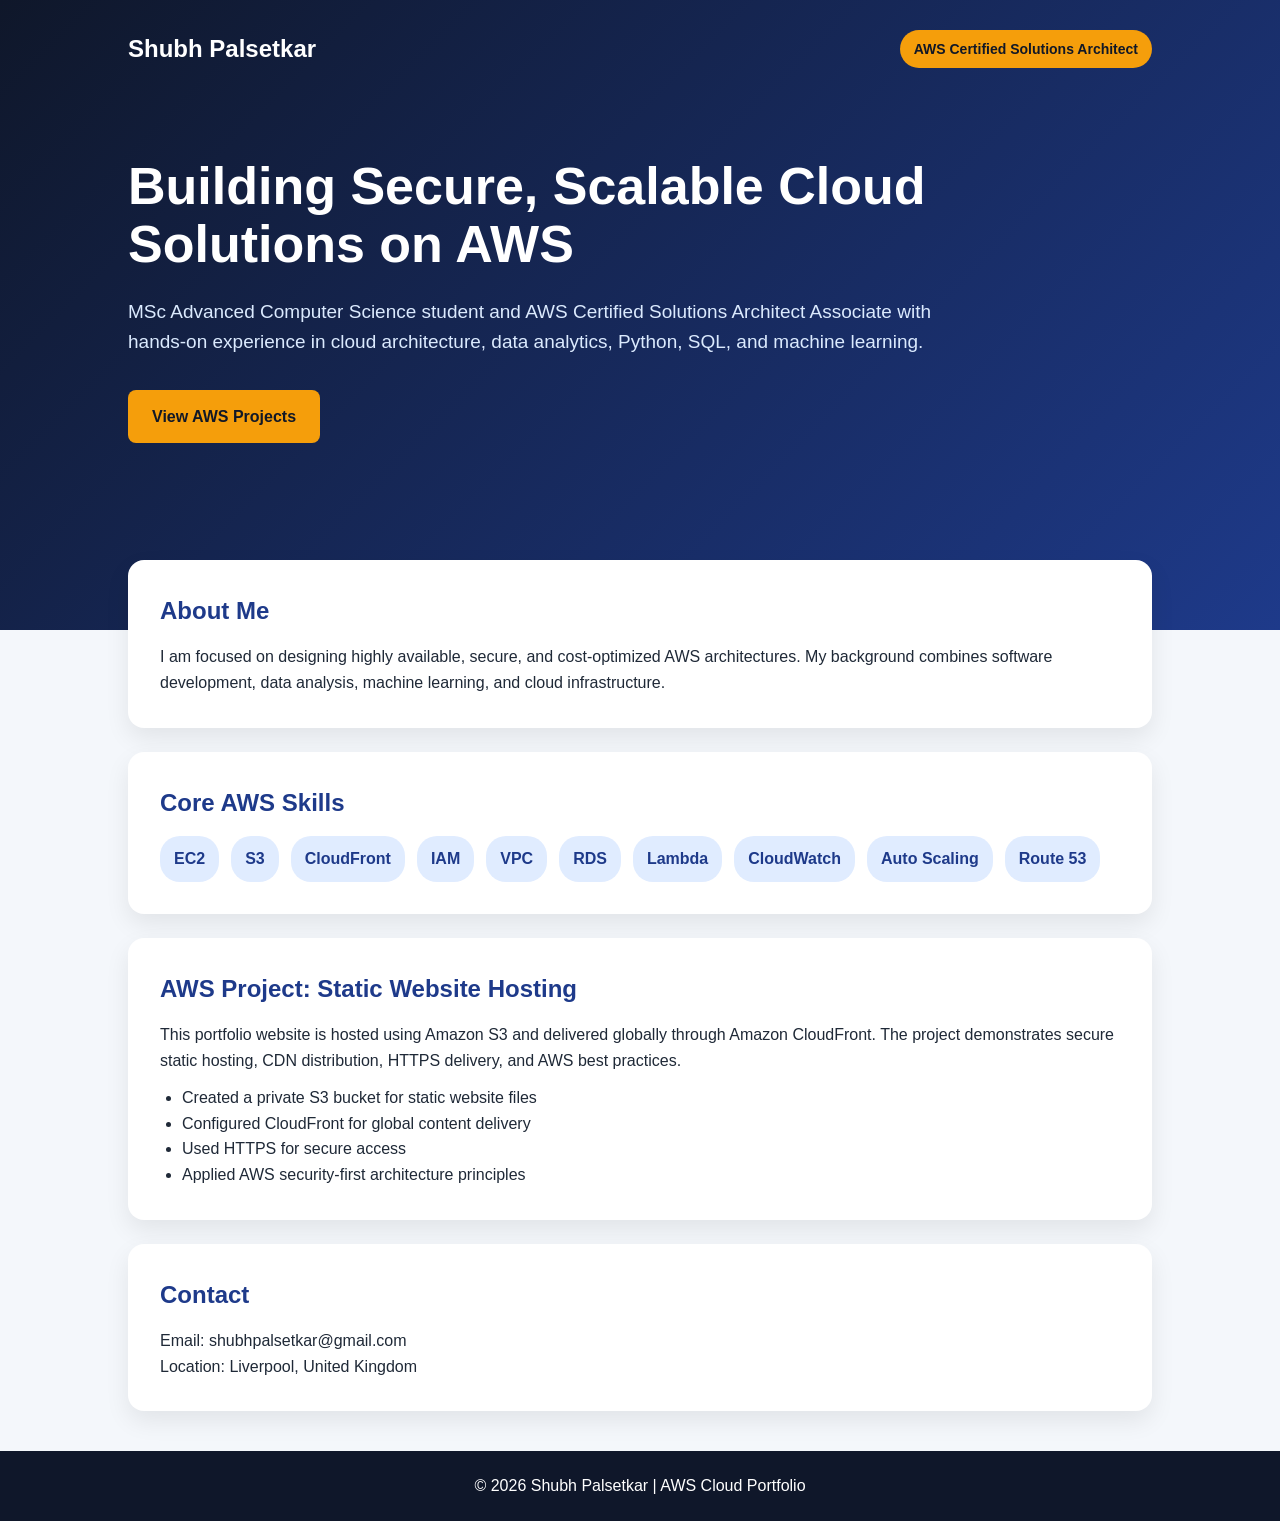
<file: index.html>
<!DOCTYPE html>
<html lang="en">
<head>
  <meta charset="UTF-8" />
  <meta name="viewport" content="width=device-width, initial-scale=1.0" />
  <title>Shubh Palsetkar | AWS Cloud Portfolio</title>
  <link rel="stylesheet" href="style.css" />
</head>
<body>
  <header class="hero">
    <nav>
      <h2>Shubh Palsetkar</h2>
      <span>AWS Certified Solutions Architect</span>
    </nav>

    <section class="hero-content">
      <h1>Building Secure, Scalable Cloud Solutions on AWS</h1>
      <p>
        MSc Advanced Computer Science student and AWS Certified Solutions Architect Associate
        with hands-on experience in cloud architecture, data analytics, Python, SQL, and machine learning.
      </p>
      <a href="#projects" class="btn">View AWS Projects</a>
    </section>
  </header>

  <main>
    <section class="card">
      <h2>About Me</h2>
      <p>
        I am focused on designing highly available, secure, and cost-optimized AWS architectures.
        My background combines software development, data analysis, machine learning, and cloud infrastructure.
      </p>
    </section>

    <section class="card">
      <h2>Core AWS Skills</h2>
      <div class="skills">
        <span>EC2</span>
        <span>S3</span>
        <span>CloudFront</span>
        <span>IAM</span>
        <span>VPC</span>
        <span>RDS</span>
        <span>Lambda</span>
        <span>CloudWatch</span>
        <span>Auto Scaling</span>
        <span>Route 53</span>
      </div>
    </section>

    <section id="projects" class="card">
      <h2>AWS Project: Static Website Hosting</h2>
      <p>
        This portfolio website is hosted using Amazon S3 and delivered globally through Amazon CloudFront.
        The project demonstrates secure static hosting, CDN distribution, HTTPS delivery, and AWS best practices.
      </p>

      <ul>
        <li>Created a private S3 bucket for static website files</li>
        <li>Configured CloudFront for global content delivery</li>
        <li>Used HTTPS for secure access</li>
        <li>Applied AWS security-first architecture principles</li>
      </ul>
    </section>

    <section class="card">
      <h2>Contact</h2>
      <p>Email: shubhpalsetkar@gmail.com</p>
      <p>Location: Liverpool, United Kingdom</p>
    </section>
  </main>

  <footer>
    <p>© 2026 Shubh Palsetkar | AWS Cloud Portfolio</p>
  </footer>
</body>
</html>
</file>
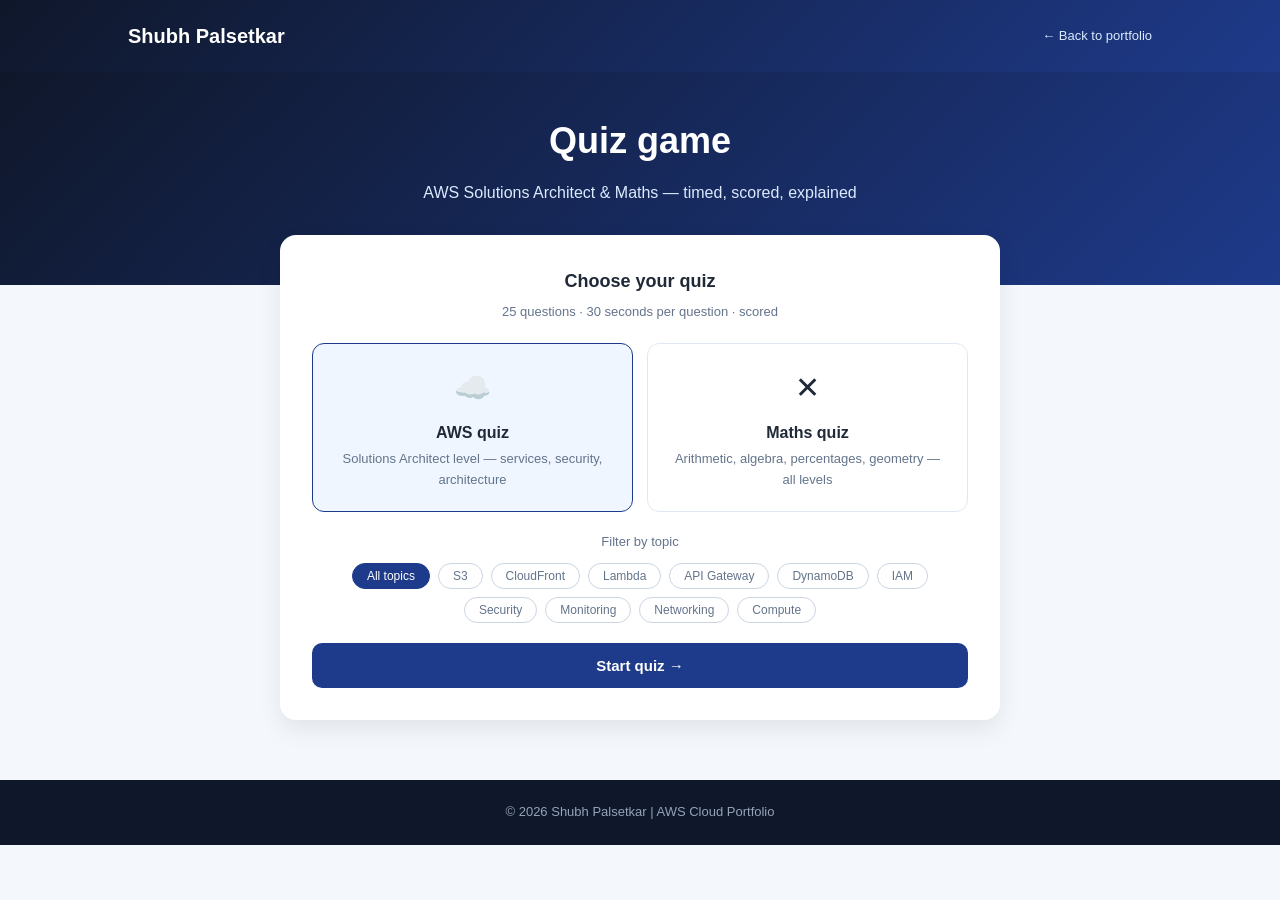
<file: quiz.html>
<!DOCTYPE html>
<html lang="en">
<head>
  <meta charset="UTF-8" />
  <meta name="viewport" content="width=device-width, initial-scale=1.0" />
  <title>Quiz Game | Shubh Palsetkar</title>
  <style>
    *, *::before, *::after { margin: 0; padding: 0; box-sizing: border-box; }

    body {
      background: #f4f7fb;
      color: #1f2937;
      font-family: Arial, Helvetica, sans-serif;
      line-height: 1.6;
      min-height: 100vh;
    }

    header {
      background: linear-gradient(135deg, #0f172a, #1e3a8a);
      color: white;
      padding: 20px 10%;
      display: flex;
      justify-content: space-between;
      align-items: center;
    }
    header h2 { font-size: 20px; }
    header a {
      font-size: 13px;
      color: #dbeafe;
      text-decoration: none;
    }
    header a:hover { color: white; }

    .hero {
      background: linear-gradient(135deg, #0f172a, #1e3a8a);
      color: white;
      padding: 40px 10% 80px;
      text-align: center;
    }
    .hero h1 { font-size: 36px; margin-bottom: 10px; }
    .hero p { font-size: 16px; color: #dbeafe; }

    main {
      width: 80%;
      max-width: 720px;
      margin: -50px auto 60px;
    }

    .card {
      background: white;
      border-radius: 16px;
      box-shadow: 0 10px 25px rgba(0,0,0,0.08);
      padding: 32px;
      margin-bottom: 20px;
    }

    /* MODE SELECT */
    .mode-grid {
      display: grid;
      grid-template-columns: 1fr 1fr;
      gap: 14px;
      margin: 20px 0;
    }
    .mode-card {
      border: 1.5px solid #e2e8f0;
      border-radius: 12px;
      padding: 20px;
      text-align: center;
      cursor: pointer;
      transition: border-color 0.15s, background 0.15s;
    }
    .mode-card:hover { background: #f8fafc; border-color: #94a3b8; }
    .mode-card.sel-aws { border-color: #1e3a8a; background: #eff6ff; }
    .mode-card.sel-math { border-color: #166534; background: #f0fdf4; }
    .mode-icon { font-size: 30px; margin-bottom: 8px; }
    .mode-title { font-size: 16px; font-weight: bold; margin-bottom: 4px; }
    .mode-sub { font-size: 13px; color: #64748b; }

    .section-title { font-size: 13px; color: #64748b; margin-bottom: 10px; text-align: center; }

    .cat-filter {
      display: flex;
      flex-wrap: wrap;
      gap: 8px;
      justify-content: center;
      margin-bottom: 20px;
    }
    .cat-btn {
      font-size: 12px;
      padding: 5px 14px;
      border-radius: 99px;
      border: 1px solid #cbd5e1;
      background: transparent;
      color: #64748b;
      cursor: pointer;
      transition: background 0.12s, color 0.12s;
    }
    .cat-btn.act-aws { background: #1e3a8a; color: white; border-color: #1e3a8a; }
    .cat-btn.act-math { background: #166534; color: white; border-color: #166534; }

    .start-btn {
      display: block;
      width: 100%;
      padding: 14px;
      border: none;
      border-radius: 10px;
      font-size: 15px;
      font-weight: bold;
      color: white;
      cursor: pointer;
      transition: opacity 0.15s;
    }
    .start-btn:hover { opacity: 0.9; }
    .start-btn.aws { background: #1e3a8a; }
    .start-btn.math { background: #166534; }

    /* QUIZ SCREEN */
    .quiz-header {
      display: flex;
      justify-content: space-between;
      align-items: center;
      margin-bottom: 14px;
      font-size: 14px;
      color: #64748b;
    }
    .timer { font-weight: bold; font-size: 14px; color: #64748b; }
    .timer.warn { color: #b45309; }
    .timer.danger { color: #b91c1c; }

    .prog-bar {
      background: #e2e8f0;
      border-radius: 99px;
      height: 6px;
      margin-bottom: 18px;
      overflow: hidden;
    }
    .prog-fill { height: 100%; border-radius: 99px; transition: width 0.3s; }

    .stats-row {
      display: grid;
      grid-template-columns: repeat(4, 1fr);
      gap: 10px;
      margin-bottom: 20px;
    }
    .stat {
      background: #f8fafc;
      border-radius: 10px;
      padding: 10px;
      text-align: center;
    }
    .stat-label { font-size: 11px; color: #64748b; margin-bottom: 3px; }
    .stat-val { font-size: 20px; font-weight: bold; color: #1f2937; }

    .q-meta { display: flex; gap: 8px; margin-bottom: 12px; }
    .badge {
      font-size: 11px;
      padding: 3px 10px;
      border-radius: 6px;
      font-weight: bold;
    }
    .badge-aws { background: #dbeafe; color: #1e3a8a; }
    .badge-math { background: #dcfce7; color: #166534; }
    .badge-easy { background: #dcfce7; color: #166534; }
    .badge-medium { background: #fef3c7; color: #92400e; }
    .badge-hard { background: #fee2e2; color: #991b1b; }

    .q-text {
      font-size: 17px;
      font-weight: bold;
      color: #0f172a;
      line-height: 1.5;
      margin-bottom: 16px;
    }

    .options { display: grid; gap: 10px; }
    .opt-btn {
      background: white;
      border: 1.5px solid #e2e8f0;
      border-radius: 10px;
      padding: 12px 16px;
      text-align: left;
      font-size: 14px;
      color: #1f2937;
      cursor: pointer;
      display: flex;
      align-items: center;
      gap: 12px;
      transition: background 0.12s, border-color 0.12s;
    }
    .opt-btn:hover:not(:disabled) { background: #f8fafc; border-color: #94a3b8; }
    .opt-btn:disabled { cursor: default; }
    .opt-btn.correct { background: #dcfce7; border-color: #16a34a; color: #14532d; }
    .opt-btn.wrong { background: #fee2e2; border-color: #dc2626; color: #7f1d1d; }
    .opt-letter {
      width: 26px; height: 26px;
      border-radius: 50%;
      border: 1.5px solid #cbd5e1;
      display: flex; align-items: center; justify-content: center;
      font-size: 12px; font-weight: bold;
      flex-shrink: 0;
    }

    .explanation {
      background: #f8fafc;
      border-left: 3px solid #1e3a8a;
      border-radius: 0 8px 8px 0;
      padding: 12px 14px;
      font-size: 14px;
      color: #475569;
      line-height: 1.6;
      margin-top: 14px;
      display: none;
    }
    .explanation.math { border-left-color: #166534; }

    .nav-row { display: flex; justify-content: flex-end; margin-top: 14px; }
    .next-btn {
      padding: 10px 24px;
      border: none;
      border-radius: 8px;
      font-size: 14px;
      font-weight: bold;
      color: white;
      cursor: pointer;
      display: none;
    }
    .next-btn.aws { background: #1e3a8a; }
    .next-btn.aws:hover { background: #1e40af; }
    .next-btn.math { background: #166534; }
    .next-btn.math:hover { background: #15803d; }

    /* END SCREEN */
    .end-center { text-align: center; }
    .end-grade { font-size: 56px; font-weight: bold; margin: 12px 0; }
    .end-sub { font-size: 15px; color: #64748b; margin-bottom: 20px; }
    .end-stats {
      display: grid;
      grid-template-columns: repeat(4, 1fr);
      gap: 10px;
      max-width: 400px;
      margin: 0 auto 20px;
    }
    .restart-btn {
      padding: 12px 32px;
      border: none;
      border-radius: 10px;
      font-size: 15px;
      font-weight: bold;
      color: white;
      cursor: pointer;
    }
    .restart-btn.aws { background: #1e3a8a; }
    .restart-btn.math { background: #166534; }
    .study-link {
      display: block;
      margin-top: 12px;
      font-size: 13px;
      color: #64748b;
      text-decoration: none;
    }

    footer {
      text-align: center;
      padding: 22px;
      background: #0f172a;
      color: #94a3b8;
      font-size: 13px;
    }

    @media (max-width: 640px) {
      main { width: 92%; }
      .mode-grid { grid-template-columns: 1fr; }
      .stats-row, .end-stats { grid-template-columns: repeat(2, 1fr); }
      .hero h1 { font-size: 26px; }
    }
  </style>
</head>
<body>

<header>
  <h2>Shubh Palsetkar</h2>
  <a href="index.html">&larr; Back to portfolio</a>
</header>

<div class="hero">
  <h1>Quiz game</h1>
  <p>AWS Solutions Architect &amp; Maths — timed, scored, explained</p>
</div>

<main>

  <!-- START SCREEN -->
  <div class="card" id="start-screen">
    <div style="text-align:center;margin-bottom:6px;font-size:18px;font-weight:bold;">Choose your quiz</div>
    <div style="text-align:center;font-size:13px;color:#64748b;margin-bottom:4px;">25 questions &middot; 30 seconds per question &middot; scored</div>

    <div class="mode-grid">
      <div class="mode-card sel-aws" data-mode="aws" onclick="selectMode('aws')">
        <div class="mode-icon">&#9729;&#65039;</div>
        <div class="mode-title">AWS quiz</div>
        <div class="mode-sub">Solutions Architect level — services, security, architecture</div>
      </div>
      <div class="mode-card" data-mode="math" onclick="selectMode('math')">
        <div class="mode-icon">&#10005;</div>
        <div class="mode-title">Maths quiz</div>
        <div class="mode-sub">Arithmetic, algebra, percentages, geometry — all levels</div>
      </div>
    </div>

    <div class="section-title">Filter by topic</div>
    <div class="cat-filter" id="cat-filter"></div>

    <button class="start-btn aws" id="start-btn" onclick="startQuiz()">Start quiz &rarr;</button>
  </div>

  <!-- QUIZ SCREEN -->
  <div id="quiz-screen" style="display:none;">
    <div class="quiz-header">
      <span>Question <span id="q-num">1</span> of <span id="q-total">25</span></span>
      <span class="timer" id="timer">30s</span>
    </div>
    <div class="prog-bar"><div class="prog-fill" id="prog-fill" style="width:0%;background:#1e3a8a;"></div></div>

    <div class="stats-row">
      <div class="stat"><div class="stat-label">Score</div><div class="stat-val" id="score">0</div></div>
      <div class="stat"><div class="stat-label">Correct</div><div class="stat-val" id="correct-count" style="color:#16a34a;">0</div></div>
      <div class="stat"><div class="stat-label">Wrong</div><div class="stat-val" id="wrong-count" style="color:#dc2626;">0</div></div>
      <div class="stat"><div class="stat-label">Streak</div><div class="stat-val" id="streak">0 &#128293;</div></div>
    </div>

    <div class="card" style="margin-bottom:0;">
      <div class="q-meta">
        <span class="badge badge-aws" id="q-topic">S3</span>
        <span class="badge badge-medium" id="q-diff">Medium</span>
      </div>
      <div class="q-text" id="q-text"></div>
      <div class="options" id="options"></div>
      <div class="explanation" id="explanation"></div>
    </div>
    <div class="nav-row">
      <button class="next-btn aws" id="next-btn" onclick="nextQuestion()">Next question &rarr;</button>
    </div>
  </div>

  <!-- END SCREEN -->
  <div class="card end-center" id="end-screen" style="display:none;">
    <div style="font-size:20px;font-weight:bold;" id="end-title">Quiz complete!</div>
    <div class="end-grade" id="end-grade">A</div>
    <div class="end-sub" id="end-sub"></div>
    <div class="end-stats">
      <div class="stat"><div class="stat-label">Final score</div><div class="stat-val" id="final-score">0</div></div>
      <div class="stat"><div class="stat-label">Accuracy</div><div class="stat-val" id="final-acc">0%</div></div>
      <div class="stat"><div class="stat-label">Best streak</div><div class="stat-val" id="final-streak">0</div></div>
      <div class="stat"><div class="stat-label">Avg time</div><div class="stat-val" id="final-time">0s</div></div>
    </div>
    <button class="restart-btn aws" id="restart-btn" onclick="backToStart()">Play again &#8635;</button>
  </div>

</main>

<footer>&copy; 2026 Shubh Palsetkar | AWS Cloud Portfolio</footer>

<script>
const AWS_Q = [
  {topic:"S3",diff:"Easy",q:"What does Amazon S3 stand for?",opts:["Simple Storage Service","Scalable Server Storage","Secure Storage System","Static Site Server"],ans:0,exp:"S3 = Simple Storage Service. It's object storage for files, images, backups, and static websites."},
  {topic:"S3",diff:"Medium",q:"Which S3 feature restricts direct public access while letting CloudFront serve files privately?",opts:["Bucket ACL","Origin Access Control (OAC)","S3 Transfer Acceleration","Requester Pays"],ans:1,exp:"OAC lets CloudFront privately access a private S3 bucket using signed requests — replacing the older OAI method."},
  {topic:"S3",diff:"Medium",q:"Which S3 storage class is cheapest for data accessed less than once per year?",opts:["S3 Standard","S3 Intelligent-Tiering","S3 Glacier Deep Archive","S3 One Zone-IA"],ans:2,exp:"S3 Glacier Deep Archive is the lowest-cost tier, designed for long-term archival with retrieval times of 12–48 hours."},
  {topic:"CloudFront",diff:"Easy",q:"What is Amazon CloudFront primarily used for?",opts:["Relational database hosting","Content Delivery Network (CDN)","Serverless compute","DNS management"],ans:1,exp:"CloudFront is AWS's CDN — it caches and delivers content from edge locations worldwide, reducing latency."},
  {topic:"CloudFront",diff:"Medium",q:"What does 'redirect-to-https' in CloudFront viewer protocol policy do?",opts:["Blocks all HTTP traffic","Converts HTTP requests to HTTPS automatically","Requires SSL certificates","Enables HTTP/2 only"],ans:1,exp:"Redirect-to-HTTPS forces all HTTP requests to redirect to HTTPS, ensuring encrypted connections."},
  {topic:"Lambda",diff:"Easy",q:"What type of compute model does AWS Lambda use?",opts:["Virtual machines","Containers","Serverless functions","Bare metal"],ans:2,exp:"Lambda is serverless — you write code, AWS runs it on demand. You only pay when your function executes."},
  {topic:"Lambda",diff:"Medium",q:"What is the maximum execution timeout for a single Lambda invocation?",opts:["5 minutes","15 minutes","30 minutes","1 hour"],ans:1,exp:"Lambda functions can run for a maximum of 15 minutes per invocation. For longer tasks, use Step Functions or ECS."},
  {topic:"API Gateway",diff:"Easy",q:"What does API Gateway do in a serverless architecture?",opts:["Stores API responses","Acts as the front door to trigger Lambda","Manages DNS routing","Monitors API performance"],ans:1,exp:"API Gateway receives HTTP requests and routes them to backend services like Lambda, handling auth and rate limiting."},
  {topic:"API Gateway",diff:"Medium",q:"Which API Gateway type is best for real-time two-way communication like chat apps?",opts:["REST API","HTTP API","WebSocket API","GraphQL API"],ans:2,exp:"WebSocket APIs maintain persistent connections, enabling real-time bidirectional communication."},
  {topic:"DynamoDB",diff:"Easy",q:"What type of database is Amazon DynamoDB?",opts:["Relational (SQL)","Graph database","NoSQL key-value and document","Time-series"],ans:2,exp:"DynamoDB is a fully managed NoSQL database offering key-value and document storage with millisecond performance."},
  {topic:"DynamoDB",diff:"Medium",q:"What billing mode in DynamoDB charges only for actual read/write requests?",opts:["Provisioned throughput","On-demand capacity","Reserved capacity","Burst capacity"],ans:1,exp:"On-demand mode charges per request with no capacity planning — perfect for unpredictable workloads."},
  {topic:"IAM",diff:"Easy",q:"What does IAM stand for in AWS?",opts:["Internet Access Management","Identity and Access Management","Infrastructure Automation Module","Integrated API Manager"],ans:1,exp:"IAM = Identity and Access Management. It controls who can do what on which AWS resources."},
  {topic:"IAM",diff:"Medium",q:"What principle states you should grant only the minimum permissions required?",opts:["Separation of duties","Principle of least privilege","Zero trust","Role-based access"],ans:1,exp:"Least privilege means giving the minimum permissions needed — a core AWS security best practice."},
  {topic:"Security",diff:"Medium",q:"Which AWS service records every API call in your account for auditing?",opts:["CloudWatch","CloudTrail","AWS Config","GuardDuty"],ans:1,exp:"CloudTrail logs every API call — who did what, when, and from where. Essential for security auditing."},
  {topic:"Security",diff:"Medium",q:"What does a Security Group in AWS act as?",opts:["A firewall for EC2 instances","A DNS resolver","An encryption key manager","A load balancer rule"],ans:0,exp:"Security Groups are virtual firewalls controlling inbound and outbound traffic at the instance level."},
  {topic:"Monitoring",diff:"Easy",q:"Which AWS service provides metrics, dashboards, and alarms for your resources?",opts:["CloudTrail","CloudWatch","AWS Config","X-Ray"],ans:1,exp:"CloudWatch collects metrics, lets you set alarms, create dashboards, and store logs from Lambda and API Gateway."},
  {topic:"Monitoring",diff:"Medium",q:"Which AWS service detects threats using ML by analysing VPC flow logs?",opts:["CloudWatch","Shield","GuardDuty","Macie"],ans:2,exp:"GuardDuty uses ML to continuously analyse data sources and detect unusual behaviour and potential compromises."},
  {topic:"Networking",diff:"Easy",q:"What does a VPC (Virtual Private Cloud) provide in AWS?",opts:["A content delivery network","An isolated virtual network for your resources","A managed database cluster","A serverless runtime"],ans:1,exp:"A VPC is your own isolated section of the AWS cloud — you define IP ranges, subnets, route tables and gateways."},
  {topic:"Networking",diff:"Medium",q:"What is the key difference between a public and private subnet in a VPC?",opts:["Public subnets are faster","Public subnets route to an Internet Gateway; private subnets do not","Private subnets cost more","Public subnets use IPv6 only"],ans:1,exp:"A public subnet has a route to an Internet Gateway allowing internet access. Private subnets have no such route."},
  {topic:"Networking",diff:"Medium",q:"Which AWS service handles DNS — translating domain names to IP addresses?",opts:["CloudFront","Route 53","API Gateway","VPC Resolver"],ans:1,exp:"Route 53 is AWS's scalable DNS service. It routes users to your endpoints and supports health checks."},
  {topic:"Compute",diff:"Easy",q:"What does EC2 stand for?",opts:["Elastic Container Cloud","Elastic Compute Cloud","Enterprise Cloud Computing","Extended Compute Capacity"],ans:1,exp:"EC2 = Elastic Compute Cloud. It provides resizable virtual machine instances — the core compute service in AWS."},
  {topic:"Compute",diff:"Medium",q:"Which EC2 pricing model offers up to 90% discount by using spare AWS capacity?",opts:["On-Demand","Reserved Instances","Spot Instances","Dedicated Hosts"],ans:2,exp:"Spot Instances use spare EC2 capacity at up to 90% off but can be interrupted. Best for fault-tolerant batch jobs."},
  {topic:"DynamoDB",diff:"Hard",q:"What is a DynamoDB Global Secondary Index (GSI) used for?",opts:["Replicating data across regions","Querying on non-primary key attributes","Encrypting data at rest","Caching frequent queries"],ans:1,exp:"A GSI lets you query DynamoDB using attributes other than the primary key, giving flexible access patterns."},
  {topic:"Lambda",diff:"Hard",q:"Which Lambda feature lets code run alongside your function for monitoring?",opts:["Lambda Layers","Init phase","Lambda Extensions","Lambda@Edge"],ans:2,exp:"Lambda Extensions run alongside your function and hook into lifecycle phases for monitoring and security tools."},
  {topic:"Security",diff:"Hard",q:"In the S3 + CloudFront architecture, which bucket policy condition restricts access to only your distribution?",opts:["s3:PrincipalOrgID","AWS:SourceArn matching the distribution ARN","aws:SecureTransport","cloudfront:ViewerProtocol"],ans:1,exp:"The bucket policy uses AWS:SourceArn matching the specific CloudFront distribution ARN, preventing other distributions from accessing your bucket."}
];

const MATH_Q = [
  {topic:"Arithmetic",diff:"Easy",q:"What is 15% of 200?",opts:["25","30","35","40"],ans:1,exp:"15% of 200 = 200 × 0.15 = 30. To find a percentage, multiply by the decimal form (15 ÷ 100 = 0.15)."},
  {topic:"Arithmetic",diff:"Easy",q:"What is 144 ÷ 12?",opts:["11","12","13","14"],ans:1,exp:"144 ÷ 12 = 12. You can verify: 12 × 12 = 144."},
  {topic:"Arithmetic",diff:"Easy",q:"What is 7 × 8?",opts:["54","56","58","64"],ans:1,exp:"7 × 8 = 56. Useful trick: 7 × 8 = 7 × (7+1) = 49 + 7 = 56."},
  {topic:"Arithmetic",diff:"Medium",q:"What is 3/4 expressed as a percentage?",opts:["65%","70%","75%","80%"],ans:2,exp:"3 ÷ 4 = 0.75 = 75%. To convert a fraction to a percentage, divide numerator by denominator and multiply by 100."},
  {topic:"Arithmetic",diff:"Medium",q:"A shirt costs £40 and is discounted by 25%. What is the sale price?",opts:["£25","£28","£30","£32"],ans:2,exp:"25% of £40 = £10 discount. £40 − £10 = £30. Calculate the discount amount first, then subtract."},
  {topic:"Algebra",diff:"Easy",q:"If x + 5 = 12, what is x?",opts:["5","6","7","8"],ans:2,exp:"x + 5 = 12 → x = 12 − 5 = 7. Isolate x by doing the inverse operation on both sides."},
  {topic:"Algebra",diff:"Medium",q:"Solve for x: 3x − 4 = 11",opts:["4","5","6","7"],ans:1,exp:"3x − 4 = 11 → 3x = 15 → x = 5. Add 4 to both sides first, then divide both sides by 3."},
  {topic:"Algebra",diff:"Medium",q:"What is the value of 2x² when x = 3?",opts:["12","18","36","54"],ans:1,exp:"2x² = 2 × (3²) = 2 × 9 = 18. Exponent comes before multiplication — square x first, then multiply by 2."},
  {topic:"Algebra",diff:"Hard",q:"Solve for x: 2x + 3 = x − 1",opts:["x = −4","x = −2","x = 2","x = 4"],ans:0,exp:"2x + 3 = x − 1 → 2x − x = −1 − 3 → x = −4. Move all x terms to one side and constants to the other."},
  {topic:"Algebra",diff:"Hard",q:"If f(x) = x² + 2x + 1, what is f(3)?",opts:["12","14","16","18"],ans:2,exp:"f(3) = 3² + 2(3) + 1 = 9 + 6 + 1 = 16. Substitute x = 3 and follow order of operations."},
  {topic:"Percentages",diff:"Easy",q:"What percentage of 50 is 10?",opts:["15%","20%","25%","30%"],ans:1,exp:"(10 ÷ 50) × 100 = 20%. To find what percentage A is of B: (A ÷ B) × 100."},
  {topic:"Percentages",diff:"Medium",q:"A price increases from £80 to £100. What is the percentage increase?",opts:["20%","25%","30%","35%"],ans:1,exp:"Increase = £20. % increase = (20 ÷ 80) × 100 = 25%. Always divide the change by the original value."},
  {topic:"Percentages",diff:"Medium",q:"After a 20% increase, a salary is £36,000. What was the original salary?",opts:["£28,000","£29,000","£30,000","£31,000"],ans:2,exp:"£36,000 = 120% of original, so original = £36,000 ÷ 1.2 = £30,000. Divide by (1 + increase rate)."},
  {topic:"Geometry",diff:"Easy",q:"What is the area of a rectangle with width 5cm and height 8cm?",opts:["30 cm²","35 cm²","40 cm²","45 cm²"],ans:2,exp:"Area of rectangle = width × height = 5 × 8 = 40 cm²."},
  {topic:"Geometry",diff:"Medium",q:"What is the circumference of a circle with radius 7cm? (π ≈ 3.14)",opts:["43.96 cm","44.96 cm","45.96 cm","46.96 cm"],ans:0,exp:"Circumference = 2πr = 2 × 3.14 × 7 = 43.96 cm."},
  {topic:"Geometry",diff:"Medium",q:"A right-angled triangle has legs of 3cm and 4cm. What is the hypotenuse?",opts:["4 cm","5 cm","6 cm","7 cm"],ans:1,exp:"Pythagoras: c² = a² + b² = 9 + 16 = 25, so c = 5 cm. The 3-4-5 triple is the most famous Pythagorean triple."},
  {topic:"Geometry",diff:"Hard",q:"What is the volume of a cylinder with radius 3cm and height 10cm? (π ≈ 3.14)",opts:["251.2 cm³","271.2 cm³","282.6 cm³","301.6 cm³"],ans:2,exp:"Volume = πr²h = 3.14 × 9 × 10 = 282.6 cm³."},
  {topic:"Statistics",diff:"Easy",q:"What is the mean (average) of 4, 8, 12, 16?",opts:["8","10","11","12"],ans:1,exp:"Mean = (4 + 8 + 12 + 16) ÷ 4 = 40 ÷ 4 = 10."},
  {topic:"Statistics",diff:"Medium",q:"What is the median of: 3, 7, 9, 2, 5?",opts:["5","6","7","9"],ans:0,exp:"Sort first: 2, 3, 5, 7, 9. The median is the middle value = 5."},
  {topic:"Statistics",diff:"Medium",q:"A die is rolled once. What is the probability of rolling an even number?",opts:["1/3","1/2","2/3","3/4"],ans:1,exp:"Even numbers on a die: 2, 4, 6 — that's 3 out of 6 outcomes. P = 3/6 = 1/2."},
  {topic:"Fractions",diff:"Easy",q:"What is 1/2 + 1/4?",opts:["2/6","3/4","2/4","1/3"],ans:1,exp:"Convert to common denominator: 2/4 + 1/4 = 3/4. Always find the lowest common denominator first."},
  {topic:"Fractions",diff:"Medium",q:"What is 2/3 × 3/4?",opts:["5/7","6/12","1/2","2/7"],ans:2,exp:"Multiply numerators and denominators: (2×3)/(3×4) = 6/12 = 1/2. Simplify by dividing both by 6."},
  {topic:"Fractions",diff:"Medium",q:"What is 3/4 ÷ 1/2?",opts:["3/8","3/2","6/4","2/3"],ans:1,exp:"Dividing by a fraction = multiplying by its reciprocal: 3/4 × 2/1 = 6/4 = 3/2. Flip the second fraction and multiply."},
  {topic:"Statistics",diff:"Hard",q:"In a class of 30, 18 are girls. What is the ratio of boys to girls in simplest form?",opts:["12:18","2:3","3:2","1:2"],ans:1,exp:"Boys = 30 − 18 = 12. Ratio = 12:18. Simplify by dividing both by 6: 2:3."},
  {topic:"Algebra",diff:"Hard",q:"A train travels 180km in 2.5 hours. What is its average speed in km/h?",opts:["62 km/h","68 km/h","72 km/h","78 km/h"],ans:2,exp:"Speed = Distance ÷ Time = 180 ÷ 2.5 = 72 km/h."}
];

const AWS_CATS = ['All topics','S3','CloudFront','Lambda','API Gateway','DynamoDB','IAM','Security','Monitoring','Networking','Compute'];
const MATH_CATS = ['All topics','Arithmetic','Algebra','Percentages','Geometry','Statistics','Fractions'];

let mode='aws', selectedCat='All topics';
let questions=[], current=0, score=0, correct=0, wrong=0, streak=0, bestStreak=0;
let answered=false, timerInterval, timeLeft=30, totalTime=0;

function selectMode(m) {
  mode = m;
  document.querySelectorAll('.mode-card').forEach(c => c.className = 'mode-card');
  document.querySelector(`[data-mode="${m}"]`).classList.add(`sel-${m}`);
  document.getElementById('start-btn').className = `start-btn ${m}`;
  selectedCat = 'All topics';
  buildCats();
}

function buildCats() {
  const cats = mode === 'aws' ? AWS_CATS : MATH_CATS;
  const cf = document.getElementById('cat-filter');
  cf.innerHTML = '';
  cats.forEach(c => {
    const b = document.createElement('button');
    b.className = 'cat-btn' + (c === selectedCat ? ` act-${mode}` : '');
    b.textContent = c;
    b.onclick = () => {
      selectedCat = c;
      document.querySelectorAll('.cat-btn').forEach(x => x.className = 'cat-btn');
      b.className = `cat-btn act-${mode}`;
    };
    cf.appendChild(b);
  });
}

function startQuiz() {
  const pool = mode === 'aws' ? AWS_Q : MATH_Q;
  let filtered = selectedCat === 'All topics' ? [...pool] : pool.filter(q => q.topic === selectedCat);
  if (filtered.length < 5) filtered = [...pool];
  questions = filtered.sort(() => Math.random() - 0.5).slice(0, Math.min(25, filtered.length));
  current=0; score=0; correct=0; wrong=0; streak=0; bestStreak=0; totalTime=0;
  document.getElementById('start-screen').style.display = 'none';
  document.getElementById('quiz-screen').style.display = '';
  document.getElementById('q-total').textContent = questions.length;
  document.getElementById('prog-fill').style.background = mode === 'aws' ? '#1e3a8a' : '#166534';
  document.getElementById('next-btn').className = `next-btn ${mode}`;
  showQuestion();
}

function showQuestion() {
  answered = false;
  const q = questions[current];
  document.getElementById('q-num').textContent = current + 1;
  document.getElementById('prog-fill').style.width = Math.round(current / questions.length * 100) + '%';
  document.getElementById('q-text').textContent = q.q;
  const topicEl = document.getElementById('q-topic');
  topicEl.textContent = q.topic;
  topicEl.className = `badge badge-${mode}`;
  const diffEl = document.getElementById('q-diff');
  diffEl.textContent = q.diff;
  diffEl.className = `badge badge-${q.diff.toLowerCase()}`;
  const exp = document.getElementById('explanation');
  exp.style.display = 'none';
  exp.className = `explanation${mode === 'math' ? ' math' : ''}`;
  document.getElementById('next-btn').style.display = 'none';
  const opts = document.getElementById('options');
  opts.innerHTML = '';
  ['A','B','C','D'].forEach((letter, i) => {
    if (i >= q.opts.length) return;
    const btn = document.createElement('button');
    btn.className = 'opt-btn';
    btn.innerHTML = `<span class="opt-letter">${letter}</span>${q.opts[i]}`;
    btn.onclick = () => selectAnswer(i);
    opts.appendChild(btn);
  });
  updateStats();
  startTimer();
}

function startTimer() {
  timeLeft = 30;
  clearInterval(timerInterval);
  const tel = document.getElementById('timer');
  tel.className = 'timer';
  tel.textContent = '30s';
  timerInterval = setInterval(() => {
    timeLeft--;
    tel.textContent = timeLeft + 's';
    tel.className = 'timer' + (timeLeft <= 5 ? ' danger' : timeLeft <= 10 ? ' warn' : '');
    if (timeLeft <= 0) { clearInterval(timerInterval); if (!answered) timeUp(); }
  }, 1000);
}

function timeUp() {
  answered = true; totalTime += 30; wrong++; streak = 0;
  const q = questions[current];
  const btns = document.getElementById('options').querySelectorAll('.opt-btn');
  btns[q.ans].classList.add('correct');
  btns.forEach(b => b.disabled = true);
  const exp = document.getElementById('explanation');
  exp.textContent = "Time's up! " + q.exp;
  exp.style.display = 'block';
  document.getElementById('next-btn').style.display = 'block';
  updateStats();
}

function selectAnswer(idx) {
  if (answered) return;
  answered = true;
  clearInterval(timerInterval);
  const elapsed = 30 - timeLeft;
  totalTime += elapsed;
  const q = questions[current];
  const btns = document.getElementById('options').querySelectorAll('.opt-btn');
  btns.forEach(b => b.disabled = true);
  if (idx === q.ans) {
    btns[idx].classList.add('correct');
    score += Math.max(10, 30 - elapsed) + (streak >= 3 ? 5 : 0);
    correct++; streak++;
    if (streak > bestStreak) bestStreak = streak;
  } else {
    btns[idx].classList.add('wrong');
    btns[q.ans].classList.add('correct');
    wrong++; streak = 0;
  }
  document.getElementById('explanation').textContent = q.exp;
  document.getElementById('explanation').style.display = 'block';
  document.getElementById('next-btn').style.display = 'block';
  updateStats();
}

function updateStats() {
  document.getElementById('score').textContent = score;
  document.getElementById('correct-count').textContent = correct;
  document.getElementById('wrong-count').textContent = wrong;
  document.getElementById('streak').textContent = streak + ' 🔥';
}

function nextQuestion() {
  current++;
  if (current >= questions.length) { endQuiz(); return; }
  showQuestion();
}

function endQuiz() {
  document.getElementById('quiz-screen').style.display = 'none';
  document.getElementById('end-screen').style.display = '';
  const acc = Math.round(correct / questions.length * 100);
  const grade = acc >= 90 ? 'A+' : acc >= 80 ? 'A' : acc >= 70 ? 'B' : acc >= 60 ? 'C' : 'D';
  document.getElementById('end-title').textContent = acc >= 80 ? 'Excellent work!' : acc >= 60 ? 'Good effort!' : 'Keep practising!';
  const eg = document.getElementById('end-grade');
  eg.textContent = grade;
  eg.style.color = acc >= 80 ? '#16a34a' : acc >= 60 ? '#b45309' : '#dc2626';
  document.getElementById('end-sub').textContent = `You got ${correct} out of ${questions.length} correct`;
  document.getElementById('final-score').textContent = score;
  document.getElementById('final-acc').textContent = acc + '%';
  document.getElementById('final-streak').textContent = bestStreak;
  document.getElementById('final-time').textContent = Math.round(totalTime / questions.length) + 's';
  document.getElementById('restart-btn').className = `restart-btn ${mode}`;
}

function backToStart() {
  document.getElementById('end-screen').style.display = 'none';
  document.getElementById('start-screen').style.display = '';
}

buildCats();
</script>
</body>
</html>
</file>
<file: style.css>
* {
  margin: 0;
  padding: 0;
  box-sizing: border-box;
  font-family: Arial, Helvetica, sans-serif;
}

body {
  background: #f4f7fb;
  color: #1f2937;
  line-height: 1.6;
}

.hero {
  background: linear-gradient(135deg, #0f172a, #1e3a8a);
  color: white;
  padding: 30px 10%;
  min-height: 70vh;
}

nav {
  display: flex;
  justify-content: space-between;
  align-items: center;
  margin-bottom: 90px;
}

nav h2 {
  font-size: 24px;
}

nav span {
  font-size: 14px;
  background: #f59e0b;
  color: #111827;
  padding: 8px 14px;
  border-radius: 20px;
  font-weight: bold;
}

.hero-content {
  max-width: 850px;
}

.hero-content h1 {
  font-size: 52px;
  line-height: 1.1;
  margin-bottom: 24px;
}

.hero-content p {
  font-size: 19px;
  color: #dbeafe;
  margin-bottom: 32px;
}

.btn {
  display: inline-block;
  background: #f59e0b;
  color: #111827;
  text-decoration: none;
  padding: 14px 24px;
  border-radius: 8px;
  font-weight: bold;
}

main {
  width: 80%;
  margin: -70px auto 40px;
}

.card {
  background: white;
  padding: 32px;
  margin-bottom: 24px;
  border-radius: 16px;
  box-shadow: 0 10px 25px rgba(0, 0, 0, 0.08);
}

.card h2 {
  color: #1e3a8a;
  margin-bottom: 14px;
}

.skills {
  display: flex;
  flex-wrap: wrap;
  gap: 12px;
}

.skills span {
  background: #e0ecff;
  color: #1e3a8a;
  padding: 10px 14px;
  border-radius: 20px;
  font-weight: bold;
}

ul {
  margin-top: 12px;
  padding-left: 22px;
}

footer {
  text-align: center;
  padding: 22px;
  background: #0f172a;
  color: white;
}

@media (max-width: 768px) {
  nav {
    flex-direction: column;
    gap: 14px;
    align-items: flex-start;
  }

  .hero-content h1 {
    font-size: 36px;
  }

  main {
    width: 90%;
  }
}
</file>
